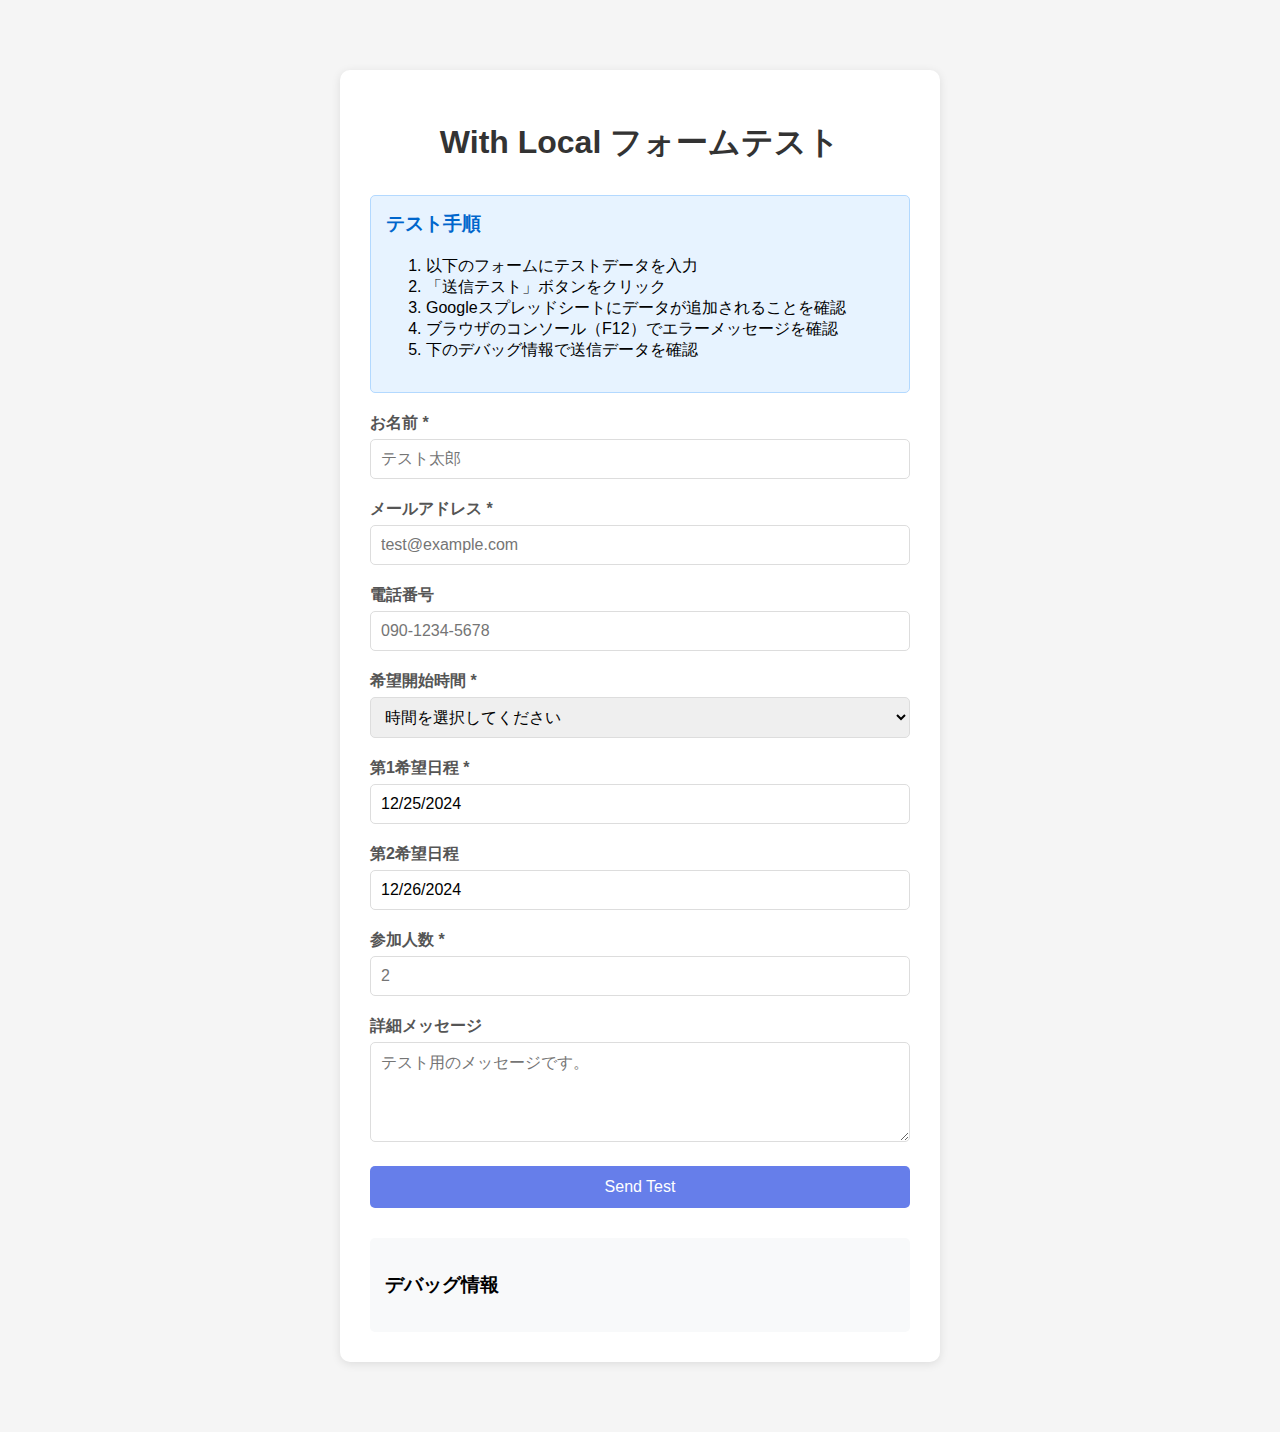
<file: test-form.html>
<!DOCTYPE html>
<html lang="ja">
<head>
    <meta charset="UTF-8">
    <meta name="viewport" content="width=device-width, initial-scale=1.0">
    <title>フォームテスト - With Local</title>
    <style>
        body {
            font-family: Arial, sans-serif;
            max-width: 600px;
            margin: 50px auto;
            padding: 20px;
            background-color: #f5f5f5;
        }
        .container {
            background: white;
            padding: 30px;
            border-radius: 10px;
            box-shadow: 0 2px 10px rgba(0,0,0,0.1);
        }
        h1 {
            color: #333;
            text-align: center;
            margin-bottom: 30px;
        }
        .form-group {
            margin-bottom: 20px;
        }
        label {
            display: block;
            margin-bottom: 5px;
            font-weight: bold;
            color: #555;
        }
        input, select, textarea {
            width: 100%;
            padding: 10px;
            border: 1px solid #ddd;
            border-radius: 5px;
            font-size: 16px;
            box-sizing: border-box;
        }
        textarea {
            height: 100px;
            resize: vertical;
        }
        button {
            background: #667eea;
            color: white;
            padding: 12px 30px;
            border: none;
            border-radius: 5px;
            font-size: 16px;
            cursor: pointer;
            width: 100%;
        }
        button:hover {
            background: #5a6fd8;
        }
        button:disabled {
            background: #ccc;
            cursor: not-allowed;
        }
        .notification {
            padding: 10px;
            margin: 10px 0;
            border-radius: 5px;
            text-align: center;
        }
        .notification.success {
            background: #d4edda;
            color: #155724;
            border: 1px solid #c3e6cb;
        }
        .notification.error {
            background: #f8d7da;
            color: #721c24;
            border: 1px solid #f5c6cb;
        }
        .notification.info {
            background: #d1ecf1;
            color: #0c5460;
            border: 1px solid #bee5eb;
        }
        .test-info {
            background: #e7f3ff;
            border: 1px solid #b3d9ff;
            padding: 15px;
            border-radius: 5px;
            margin-bottom: 20px;
        }
        .test-info h3 {
            margin-top: 0;
            color: #0066cc;
        }
    </style>
</head>
<body>
    <div class="container">
        <h1>With Local フォームテスト</h1>
        
        <div class="test-info">
            <h3>テスト手順</h3>
            <ol>
                <li>以下のフォームにテストデータを入力</li>
                <li>「送信テスト」ボタンをクリック</li>
                <li>Googleスプレッドシートにデータが追加されることを確認</li>
                <li>ブラウザのコンソール（F12）でエラーメッセージを確認</li>
                <li>下のデバッグ情報で送信データを確認</li>
            </ol>
        </div>

        <form id="testForm">
            <div class="form-group">
                <label for="name">お名前 *</label>
                <input type="text" id="name" name="name" placeholder="テスト太郎" required>
            </div>
            
            <div class="form-group">
                <label for="email">メールアドレス *</label>
                <input type="email" id="email" name="email" placeholder="test@example.com" required>
            </div>
            
            <div class="form-group">
                <label for="phone">電話番号</label>
                <input type="tel" id="phone" name="phone" placeholder="090-1234-5678">
            </div>
            
            <div class="form-group">
                <label for="tour-time">希望開始時間 *</label>
                <select id="tour-time" name="tour-time" required>
                    <option value="">時間を選択してください</option>
                    <option value="09:00">9:00</option>
                    <option value="10:00">10:00</option>
                    <option value="11:00">11:00</option>
                    <option value="12:00">12:00</option>
                    <option value="13:00">13:00</option>
                </select>
            </div>
            
            <div class="form-group">
                <label for="tour-date1">第1希望日程 *</label>
                <input type="text" id="tour-date1" name="tour-date1" placeholder="MM/DD/YYYY" required>
            </div>
            
            <div class="form-group">
                <label for="tour-date2">第2希望日程</label>
                <input type="text" id="tour-date2" name="tour-date2" placeholder="MM/DD/YYYY">
            </div>
            
            <div class="form-group">
                <label for="participants">参加人数 *</label>
                <input type="number" id="participants" name="participants" min="1" max="20" placeholder="2" required>
            </div>
            
            <div class="form-group">
                <label for="message">詳細メッセージ</label>
                <textarea id="message" name="message" placeholder="テスト用のメッセージです。"></textarea>
            </div>
            
    <button type="submit">Send Test</button>
        </form>
        
        <div id="notification"></div>
        
        <!-- デバッグ情報表示エリア -->
        <div class="debug-info" style="margin-top: 30px; padding: 15px; background: #f8f9fa; border-radius: 5px;">
            <h3>デバッグ情報</h3>
            <div id="debugData" style="font-family: monospace; font-size: 12px; white-space: pre-wrap;"></div>
        </div>
    </div>

    <script>
        // テスト用の日付設定
        document.getElementById('tour-date1').value = '12/25/2024';
        document.getElementById('tour-date2').value = '12/26/2024';
        
        // デバッグ情報表示関数
        function updateDebugInfo(data) {
            const debugElement = document.getElementById('debugData');
            debugElement.textContent = JSON.stringify(data, null, 2);
        }
        
        // フォーム送信処理
        document.getElementById('testForm').addEventListener('submit', async function(e) {
            e.preventDefault();
            
            const submitButton = this.querySelector('button[type="submit"]');
            const originalText = submitButton.textContent;
            submitButton.disabled = true;
    submitButton.textContent = 'Sending...';
            
            // 通知を表示
    showNotification('Sending...', 'info');
            
            try {
                // フォームデータを収集
                const formData = new FormData(this);
                const data = {};
                
                for (let [key, value] of formData.entries()) {
                    data[key] = value;
                }
                
    console.log('Data to send:', data);
                
                // デバッグ情報を表示
                updateDebugInfo(data);
                
                // Google Apps ScriptのURL（実際のURLに変更してください）
                const scriptUrl = 'https://script.google.com/macros/s/AKfycbw9PznK4DxeswbwjmOETdBX8aWfBtaHHYc7HQnIL_m_NkRP7AJEpolUG00rpDyooNwVeQ/exec';
                
    console.log('Destination URL:', scriptUrl);
                
                // データをJSON形式で送信
                const response = await fetch(scriptUrl, {
                    method: 'POST',
                    mode: 'no-cors', // CORSエラーを回避
                    headers: {
                        'Content-Type': 'application/json',
                    },
                    body: JSON.stringify(data)
                });
                
    console.log('Sent');
                console.log('レスポンス:', response);
                
                // 成功時の処理
    showNotification('Test submission completed. Please check the spreadsheet.', 'success');
                this.reset();
                
                // テスト用の日付を再設定
                document.getElementById('tour-date1').value = '12/25/2024';
                document.getElementById('tour-date2').value = '12/26/2024';
                
            } catch (error) {
    console.error('Send error:', error);
    showNotification('Failed to send. Please check the console for errors.', 'error');
                
                // エラー情報もデバッグ表示に追加
                const debugElement = document.getElementById('debugData');
    debugElement.textContent += '\n\nError info:\n' + error.toString();
            } finally {
                // 送信ボタンを元に戻す
                submitButton.disabled = false;
                submitButton.textContent = originalText;
            }
        });
        
        // 通知表示機能
        function showNotification(message, type = 'info') {
            const notification = document.getElementById('notification');
            notification.className = `notification ${type}`;
            notification.textContent = message;
            
            // 5秒後に自動で消す（成功メッセージ以外）
            if (type !== 'success') {
                setTimeout(() => {
                    notification.textContent = '';
                    notification.className = 'notification';
                }, 5000);
            }
        }
    </script>
</body>
</html>
</file>
